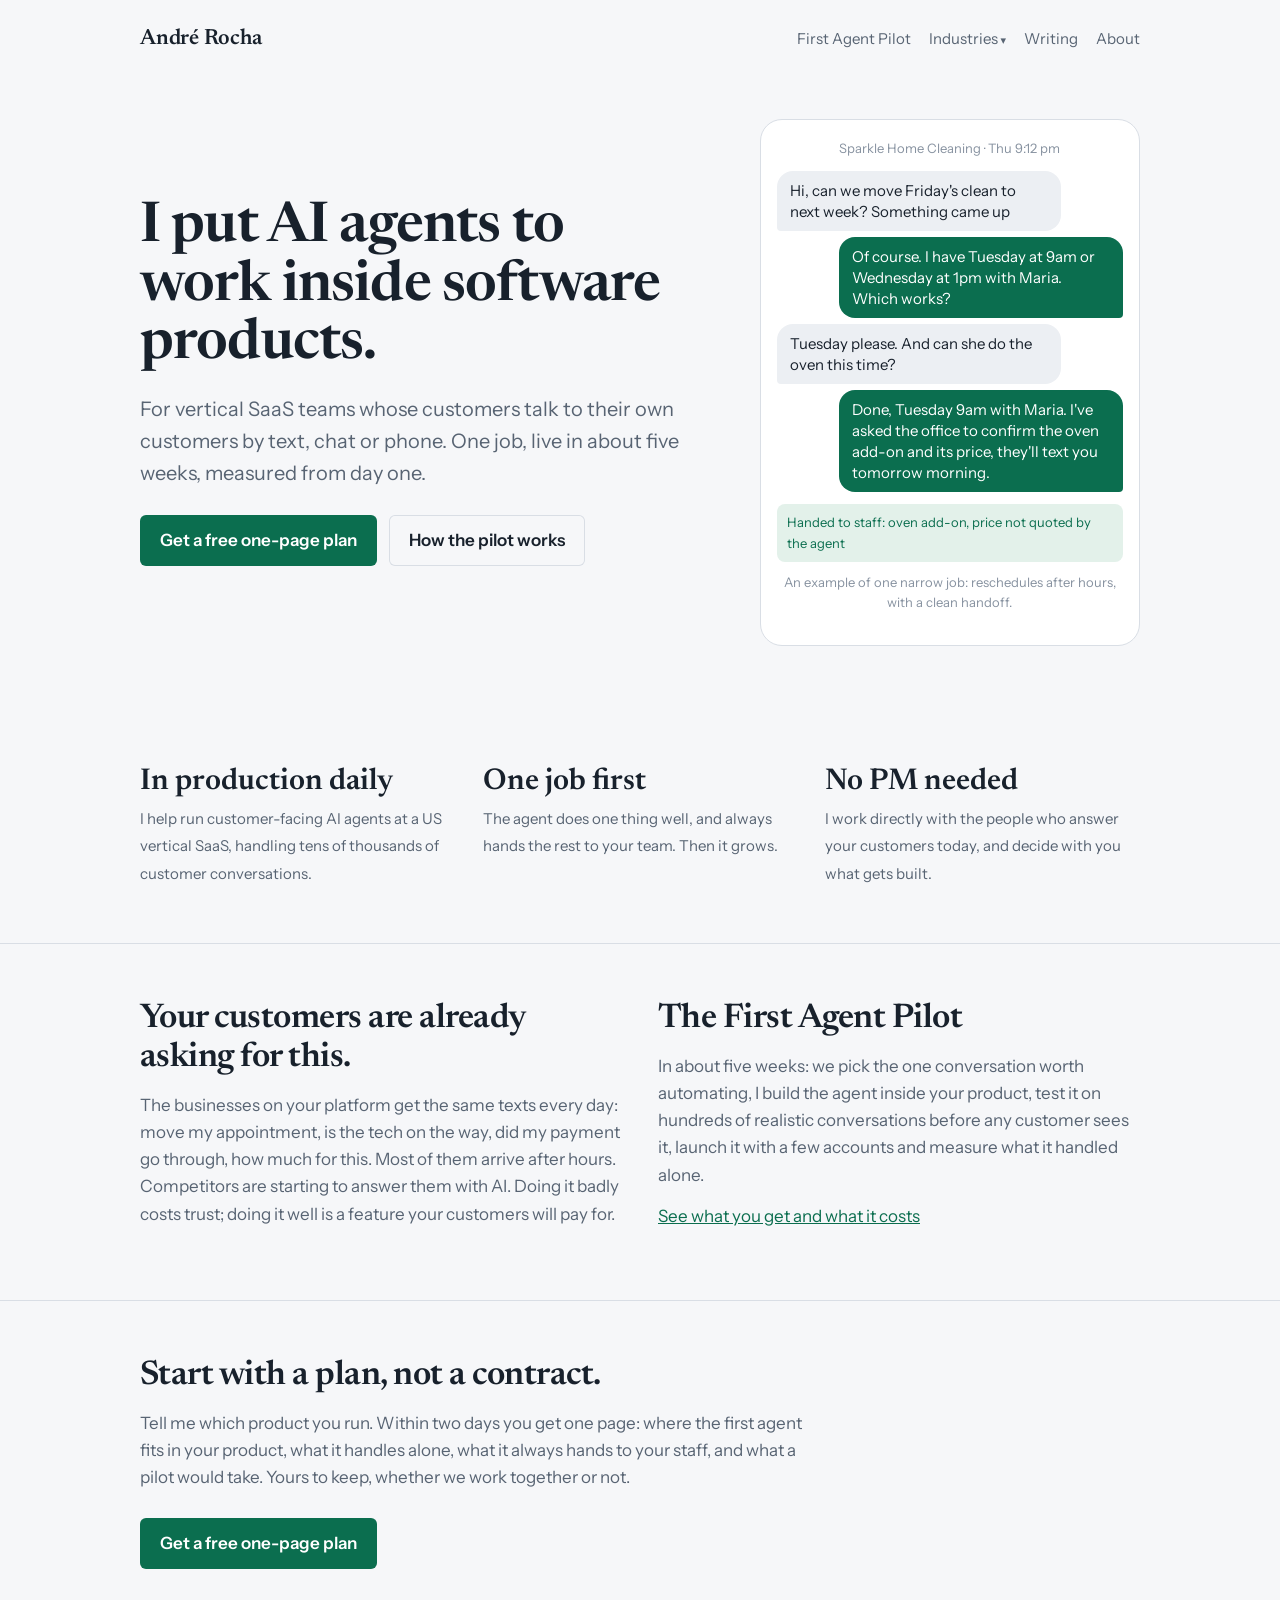
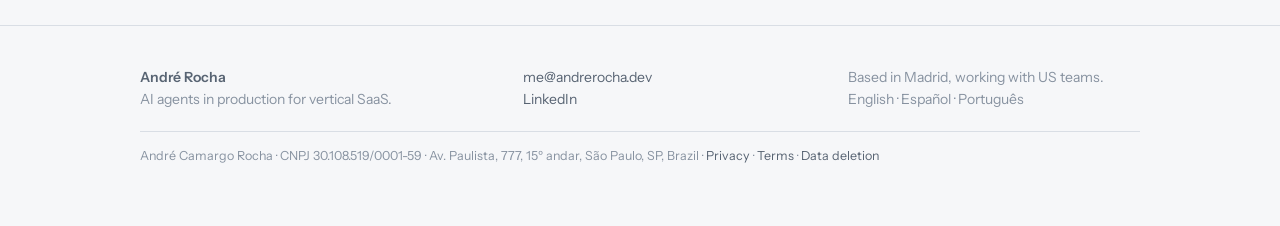
<file: index.html>
<!doctype html>
<html lang="en">
<head>
<meta charset="utf-8">
<meta name="viewport" content="width=device-width, initial-scale=1">
<title>André Rocha · AI agents inside software products</title>
<meta name="description" content="I build and launch the first customer-facing AI agent inside vertical SaaS products.">
<link rel="preconnect" href="https://fonts.googleapis.com">
<link rel="preconnect" href="https://fonts.gstatic.com" crossorigin>
<link href="https://fonts.googleapis.com/css2?family=Instrument+Sans:wght@400;600&family=Newsreader:opsz,wght@6..72,400;6..72,600&display=swap" rel="stylesheet">
<link rel="stylesheet" href="assets/site.css">
</head>
<body>
<header class="site"><div class="wrap">
  <a class="name" href="./">André Rocha</a>
  <nav class="site" aria-label="Main">
      <a href="pilot/">First Agent Pilot</a>
      <details class="menu">
        <summary>Industries</summary>
        <div class="menu-list">
          <a href="agents/cleaning/">Cleaning companies</a>
          <a href="agents/">All industries</a>
        </div>
      </details>
      <a href="writing/">Writing</a>
      <a href="about/">About</a>
  </nav>
</div></header>
<main>
<div class="wrap">
  <div class="hero">
    <div>
      <h1>I put AI agents to work inside software products.</h1>
      <p class="lede">For vertical SaaS teams whose customers talk to their own customers by text, chat or phone. One job, live in about five weeks, measured from day one.</p>
      <div class="actions">
        <a class="btn" href="mailto:me@andrerocha.dev?subject=One-page%20plan%20for%20our%20product">Get a free one-page plan</a>
        <a class="btn ghost" href="pilot/">How the pilot works</a>
      </div>
    </div>
    <div class="phone" aria-label="Example conversation">
      <div class="top">Sparkle Home Cleaning · Thu 9:12 pm</div>
      <div class="msg in">Hi, can we move Friday's clean to next week? Something came up</div>
      <div class="msg out">Of course. I have Tuesday at 9am or Wednesday at 1pm with Maria. Which works?</div>
      <div class="msg in">Tuesday please. And can she do the oven this time?</div>
      <div class="msg out">Done, Tuesday 9am with Maria. I've asked the office to confirm the oven add-on and its price, they'll text you tomorrow morning.</div>
      <div class="handoff">Handed to staff: oven add-on, price not quoted by the agent</div>
      <p class="caption">An example of one narrow job: reschedules after hours, with a clean handoff.</p>
    </div>
  </div>
</div>

<section><div class="wrap">
  <div class="facts">
    <div><b>In production daily</b><span>I help run customer-facing AI agents at a US vertical SaaS, handling tens of thousands of customer conversations.</span></div>
    <div><b>One job first</b><span>The agent does one thing well, and always hands the rest to your team. Then it grows.</span></div>
    <div><b>No PM needed</b><span>I work directly with the people who answer your customers today, and decide with you what gets built.</span></div>
  </div>
</div></section>

<section><div class="wrap two">
  <div>
    <h2>Your customers are already asking for this.</h2>
    <p class="muted" style="margin-top:14px">The businesses on your platform get the same texts every day: move my appointment, is the tech on the way, did my payment go through, how much for this. Most of them arrive after hours. Competitors are starting to answer them with AI. Doing it badly costs trust; doing it well is a feature your customers will pay for.</p>
  </div>
  <div>
    <h2>The First Agent Pilot</h2>
    <p class="muted" style="margin-top:14px">In about five weeks: we pick the one conversation worth automating, I build the agent inside your product, test it on hundreds of realistic conversations before any customer sees it, launch it with a few accounts and measure what it handled alone.</p>
    <p><a href="pilot/">See what you get and what it costs</a></p>
  </div>
</div></section>

<section><div class="wrap narrow">
  <h2>Start with a plan, not a contract.</h2>
  <p class="muted" style="margin-top:14px">Tell me which product you run. Within two days you get one page: where the first agent fits in your product, what it handles alone, what it always hands to your staff, and what a pilot would take. Yours to keep, whether we work together or not.</p>
  <div class="actions"><a class="btn" href="mailto:me@andrerocha.dev?subject=One-page%20plan%20for%20our%20product">Get a free one-page plan</a></div>
</div></section>

</main>
<footer class="site"><div class="wrap">
  <div class="foot-grid">
    <div><b>André Rocha</b><br>AI agents in production for vertical SaaS.</div>
    <div><a href="mailto:me@andrerocha.dev">me@andrerocha.dev</a><br><a href="https://linkedin.com/in/andrecgro">LinkedIn</a></div>
    <div>Based in Madrid, working with US teams.<br>English · Español · Português</div>
  </div>
  <div class="legal">André Camargo Rocha · CNPJ 30.108.519/0001-59 · Av. Paulista, 777, 15º andar, São Paulo, SP, Brazil · <a href="privacy/">Privacy</a> · <a href="terms/">Terms</a> · <a href="data-deletion/">Data deletion</a></div>
</div></footer>
<!-- Cloudflare Web Analytics --><script type='module' src='https://static.cloudflareinsights.com/beacon.min.js' data-cf-beacon='{"token": "aa66e64a8d384680bc3206654fdec401"}'></script><!-- End Cloudflare Web Analytics -->
</body>
</html>
</file>
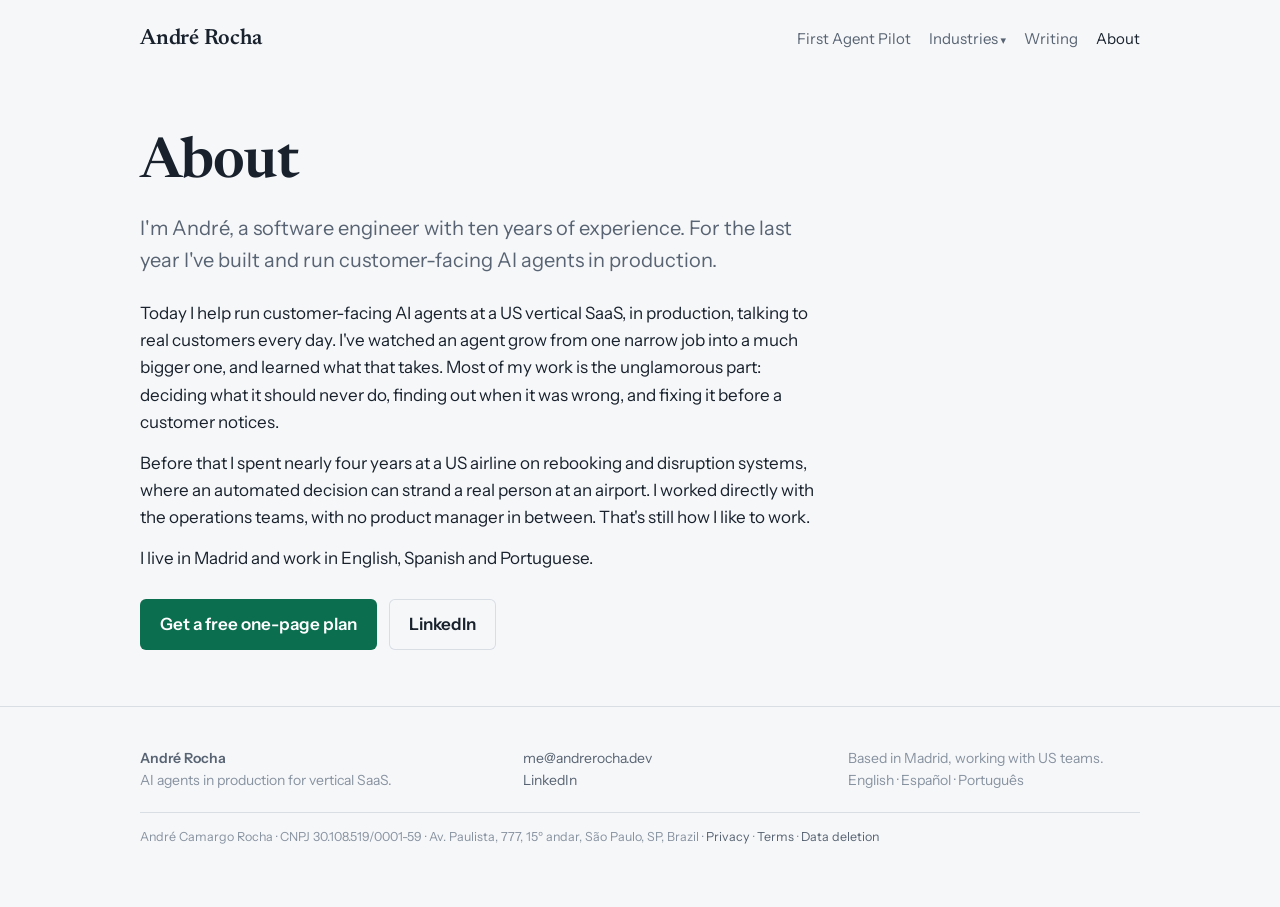
<file: about/index.html>
<!doctype html>
<html lang="en">
<head>
<meta charset="utf-8">
<meta name="viewport" content="width=device-width, initial-scale=1">
<title>About · André Rocha</title>
<meta name="description" content="Software engineer building customer-facing AI agents.">
<link rel="preconnect" href="https://fonts.googleapis.com">
<link rel="preconnect" href="https://fonts.gstatic.com" crossorigin>
<link href="https://fonts.googleapis.com/css2?family=Instrument+Sans:wght@400;600&family=Newsreader:opsz,wght@6..72,400;6..72,600&display=swap" rel="stylesheet">
<link rel="stylesheet" href="../assets/site.css">
</head>
<body>
<header class="site"><div class="wrap">
  <a class="name" href="../">André Rocha</a>
  <nav class="site" aria-label="Main">
      <a href="../pilot/">First Agent Pilot</a>
      <details class="menu">
        <summary>Industries</summary>
        <div class="menu-list">
          <a href="../agents/cleaning/">Cleaning companies</a>
          <a href="../agents/">All industries</a>
        </div>
      </details>
      <a href="../writing/">Writing</a>
      <a href="../about/" aria-current="page">About</a>
  </nav>
</div></header>
<main>
<section><div class="wrap narrow">
  <h1>About</h1>
  <p class="lede">I'm André, a software engineer with ten years of experience. For the last year I've built and run customer-facing AI agents in production.</p>
  <p style="margin-top:24px">Today I help run customer-facing AI agents at a US vertical SaaS, in production, talking to real customers every day. I've watched an agent grow from one narrow job into a much bigger one, and learned what that takes. Most of my work is the unglamorous part: deciding what it should never do, finding out when it was wrong, and fixing it before a customer notices.</p>
  <p>Before that I spent nearly four years at a US airline on rebooking and disruption systems, where an automated decision can strand a real person at an airport. I worked directly with the operations teams, with no product manager in between. That's still how I like to work.</p>
  <p>I live in Madrid and work in English, Spanish and Portuguese.</p>
  <div class="actions"><a class="btn" href="mailto:me@andrerocha.dev?subject=One-page%20plan%20for%20our%20product">Get a free one-page plan</a><a class="btn ghost" href="https://linkedin.com/in/andrecgro">LinkedIn</a></div>
</div></section>

</main>
<footer class="site"><div class="wrap">
  <div class="foot-grid">
    <div><b>André Rocha</b><br>AI agents in production for vertical SaaS.</div>
    <div><a href="mailto:me@andrerocha.dev">me@andrerocha.dev</a><br><a href="https://linkedin.com/in/andrecgro">LinkedIn</a></div>
    <div>Based in Madrid, working with US teams.<br>English · Español · Português</div>
  </div>
  <div class="legal">André Camargo Rocha · CNPJ 30.108.519/0001-59 · Av. Paulista, 777, 15º andar, São Paulo, SP, Brazil · <a href="../privacy/">Privacy</a> · <a href="../terms/">Terms</a> · <a href="../data-deletion/">Data deletion</a></div>
</div></footer>
<!-- Cloudflare Web Analytics --><script type='module' src='https://static.cloudflareinsights.com/beacon.min.js' data-cf-beacon='{"token": "aa66e64a8d384680bc3206654fdec401"}'></script><!-- End Cloudflare Web Analytics -->
</body>
</html>
</file>
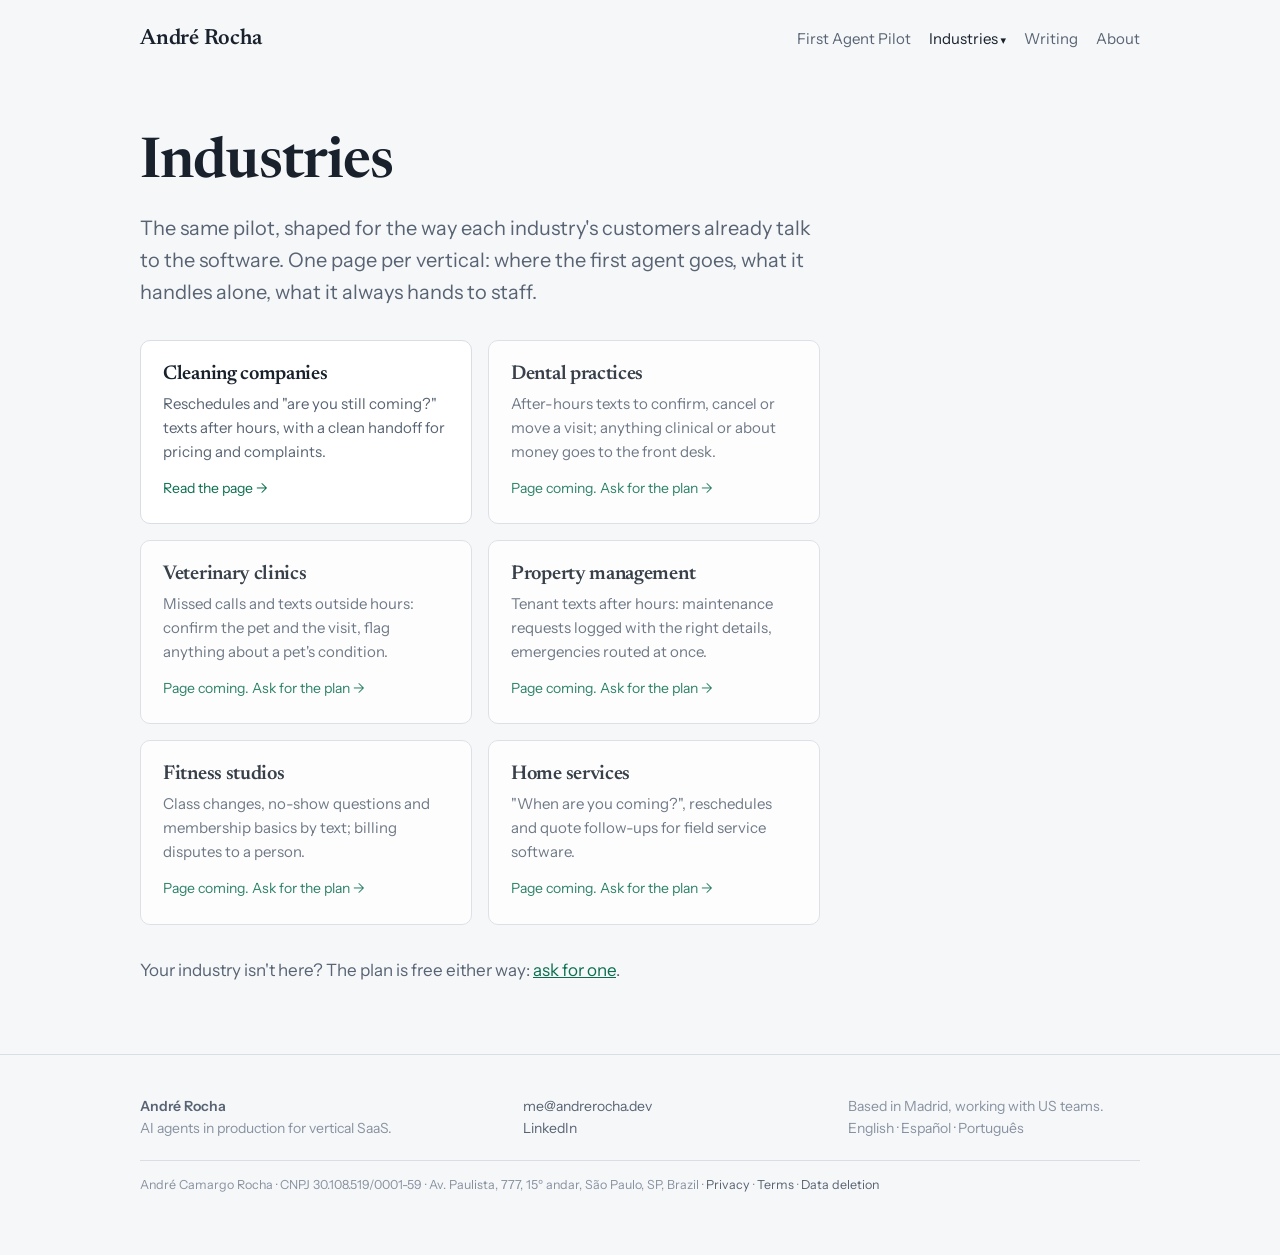
<file: agents/index.html>
<!doctype html>
<html lang="en">
<head>
<meta charset="utf-8">
<meta name="viewport" content="width=device-width, initial-scale=1">
<title>Industries · André Rocha</title>
<meta name="description" content="Where a first customer-facing AI agent goes in vertical software, industry by industry.">
<link rel="preconnect" href="https://fonts.googleapis.com">
<link rel="preconnect" href="https://fonts.gstatic.com" crossorigin>
<link href="https://fonts.googleapis.com/css2?family=Instrument+Sans:wght@400;600&family=Newsreader:opsz,wght@6..72,400;6..72,600&display=swap" rel="stylesheet">
<link rel="stylesheet" href="../assets/site.css">
</head>
<body>
<header class="site"><div class="wrap">
  <a class="name" href="../">André Rocha</a>
  <nav class="site" aria-label="Main">
      <a href="../pilot/">First Agent Pilot</a>
      <details class="menu">
        <summary aria-current="page">Industries</summary>
        <div class="menu-list">
          <a href="../agents/cleaning/">Cleaning companies</a>
          <a href="../agents/">All industries</a>
        </div>
      </details>
      <a href="../writing/">Writing</a>
      <a href="../about/">About</a>
  </nav>
</div></header>
<main>
<section><div class="wrap narrow">
  <h1>Industries</h1>
  <p class="lede">The same pilot, shaped for the way each industry's customers already talk to the software. One page per vertical: where the first agent goes, what it handles alone, what it always hands to staff.</p>
  <div class="cards" style="margin-top:32px">
    <a class="card link" href="cleaning/"><h2>Cleaning companies</h2><p>Reschedules and "are you still coming?" texts after hours, with a clean handoff for pricing and complaints.</p><span class="more">Read the page →</span></a>
    <div class="card soon"><h2>Dental practices</h2><p>After-hours texts to confirm, cancel or move a visit; anything clinical or about money goes to the front desk.</p><span class="more">Page coming. Ask for the plan →</span></div>
    <div class="card soon"><h2>Veterinary clinics</h2><p>Missed calls and texts outside hours: confirm the pet and the visit, flag anything about a pet's condition.</p><span class="more">Page coming. Ask for the plan →</span></div>
    <div class="card soon"><h2>Property management</h2><p>Tenant texts after hours: maintenance requests logged with the right details, emergencies routed at once.</p><span class="more">Page coming. Ask for the plan →</span></div>
    <div class="card soon"><h2>Fitness studios</h2><p>Class changes, no-show questions and membership basics by text; billing disputes to a person.</p><span class="more">Page coming. Ask for the plan →</span></div>
    <div class="card soon"><h2>Home services</h2><p>"When are you coming?", reschedules and quote follow-ups for field service software.</p><span class="more">Page coming. Ask for the plan →</span></div>
  </div>
  <p style="margin-top:32px" class="muted">Your industry isn't here? The plan is free either way: <a href="mailto:me@andrerocha.dev?subject=One-page%20plan%20for%20our%20product">ask for one</a>.</p>
</div></section>
</main>
<footer class="site"><div class="wrap">
  <div class="foot-grid">
    <div><b>André Rocha</b><br>AI agents in production for vertical SaaS.</div>
    <div><a href="mailto:me@andrerocha.dev">me@andrerocha.dev</a><br><a href="https://linkedin.com/in/andrecgro">LinkedIn</a></div>
    <div>Based in Madrid, working with US teams.<br>English · Español · Português</div>
  </div>
  <div class="legal">André Camargo Rocha · CNPJ 30.108.519/0001-59 · Av. Paulista, 777, 15º andar, São Paulo, SP, Brazil · <a href="../privacy/">Privacy</a> · <a href="../terms/">Terms</a> · <a href="../data-deletion/">Data deletion</a></div>
</div></footer>
<!-- Cloudflare Web Analytics --><script type='module' src='https://static.cloudflareinsights.com/beacon.min.js' data-cf-beacon='{"token": "aa66e64a8d384680bc3206654fdec401"}'></script><!-- End Cloudflare Web Analytics -->
</body>
</html>
</file>
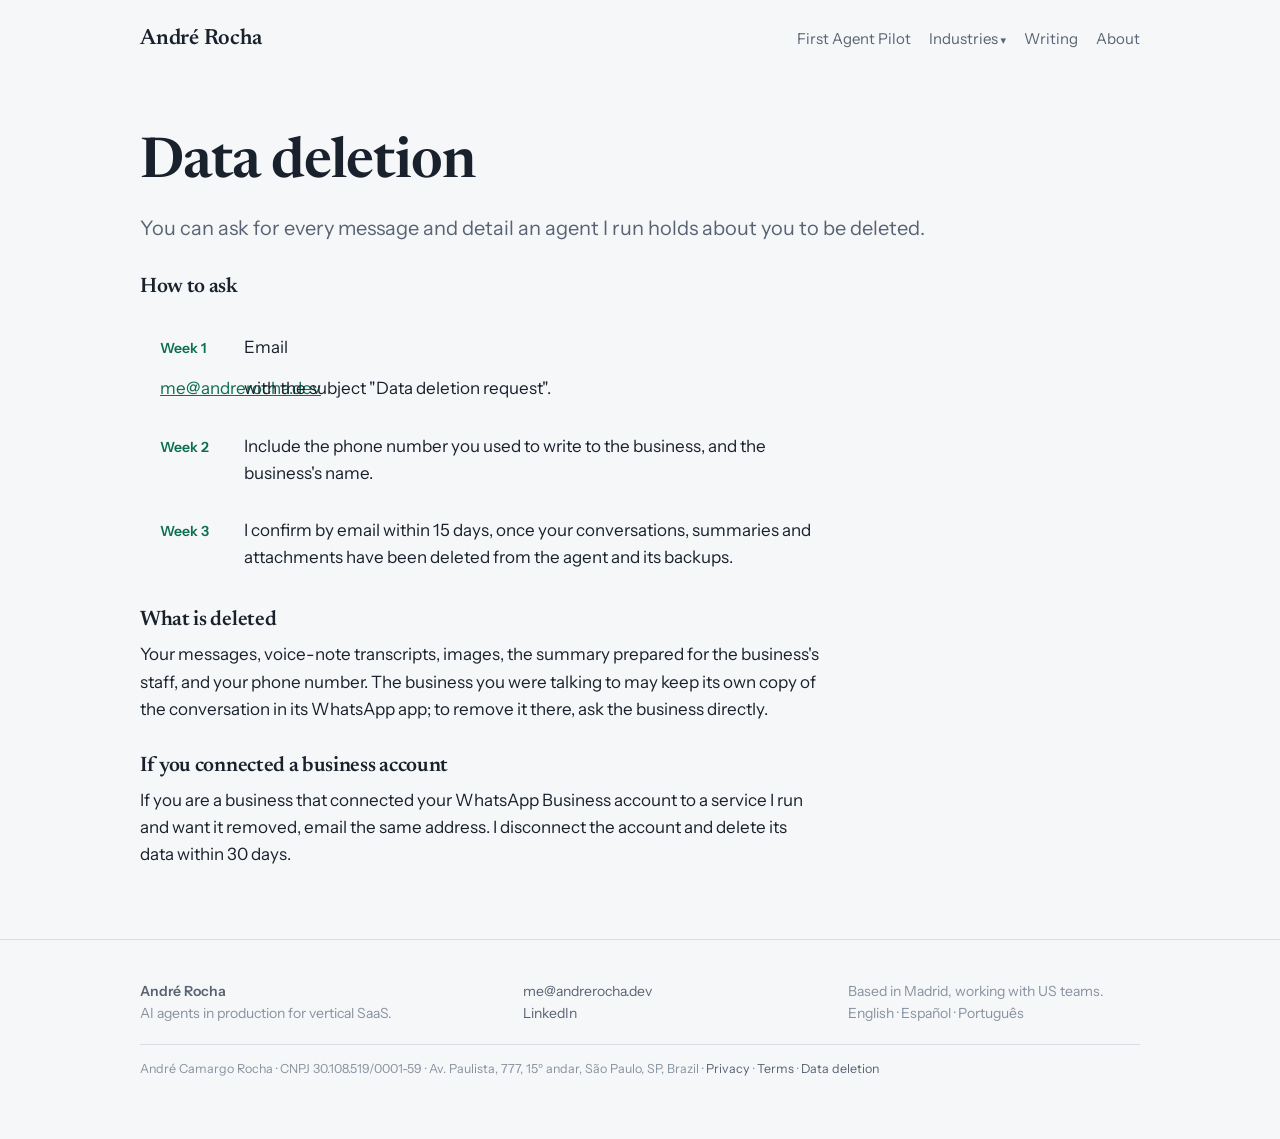
<file: data-deletion/index.html>
<!doctype html>
<html lang="en">
<head>
<meta charset="utf-8">
<meta name="viewport" content="width=device-width, initial-scale=1">
<title>Data deletion · André Rocha</title>
<meta name="description" content="How to ask for your data to be deleted from an AI agent run by André Camargo Rocha.">
<link rel="preconnect" href="https://fonts.googleapis.com">
<link rel="preconnect" href="https://fonts.gstatic.com" crossorigin>
<link href="https://fonts.googleapis.com/css2?family=Instrument+Sans:wght@400;600&family=Newsreader:opsz,wght@6..72,400;6..72,600&display=swap" rel="stylesheet">
<link rel="stylesheet" href="../assets/site.css">
</head>
<body>
<header class="site"><div class="wrap">
  <a class="name" href="../">André Rocha</a>
  <nav class="site" aria-label="Main">
      <a href="../pilot/">First Agent Pilot</a>
      <details class="menu">
        <summary>Industries</summary>
        <div class="menu-list">
          <a href="../agents/cleaning/">Cleaning companies</a>
          <a href="../agents/">All industries</a>
        </div>
      </details>
      <a href="../writing/">Writing</a>
      <a href="../about/">About</a>
  </nav>
</div></header>
<main>
<section><div class="wrap narrow prose">
  <h1>Data deletion</h1>
  <p class="lede">You can ask for every message and detail an agent I run holds about you to be deleted.</p>

  <h2>How to ask</h2>
  <ol class="clean steps">
    <li>Email <a href="mailto:me@andrerocha.dev?subject=Data%20deletion%20request">me@andrerocha.dev</a> with the subject "Data deletion request".</li>
    <li>Include the phone number you used to write to the business, and the business's name.</li>
    <li>I confirm by email within 15 days, once your conversations, summaries and attachments have been deleted from the agent and its backups.</li>
  </ol>

  <h2>What is deleted</h2>
  <p>Your messages, voice-note transcripts, images, the summary prepared for the business's staff, and your phone number. The business you were talking to may keep its own copy of the conversation in its WhatsApp app; to remove it there, ask the business directly.</p>

  <h2>If you connected a business account</h2>
  <p>If you are a business that connected your WhatsApp Business account to a service I run and want it removed, email the same address. I disconnect the account and delete its data within 30 days.</p>
</div></section>
</main>
<footer class="site"><div class="wrap">
  <div class="foot-grid">
    <div><b>André Rocha</b><br>AI agents in production for vertical SaaS.</div>
    <div><a href="mailto:me@andrerocha.dev">me@andrerocha.dev</a><br><a href="https://linkedin.com/in/andrecgro">LinkedIn</a></div>
    <div>Based in Madrid, working with US teams.<br>English · Español · Português</div>
  </div>
  <div class="legal">André Camargo Rocha · CNPJ 30.108.519/0001-59 · Av. Paulista, 777, 15º andar, São Paulo, SP, Brazil · <a href="../privacy/">Privacy</a> · <a href="../terms/">Terms</a> · <a href="../data-deletion/">Data deletion</a></div>
</div></footer>
<!-- Cloudflare Web Analytics --><script type='module' src='https://static.cloudflareinsights.com/beacon.min.js' data-cf-beacon='{"token": "aa66e64a8d384680bc3206654fdec401"}'></script><!-- End Cloudflare Web Analytics -->
</body>
</html>
</file>
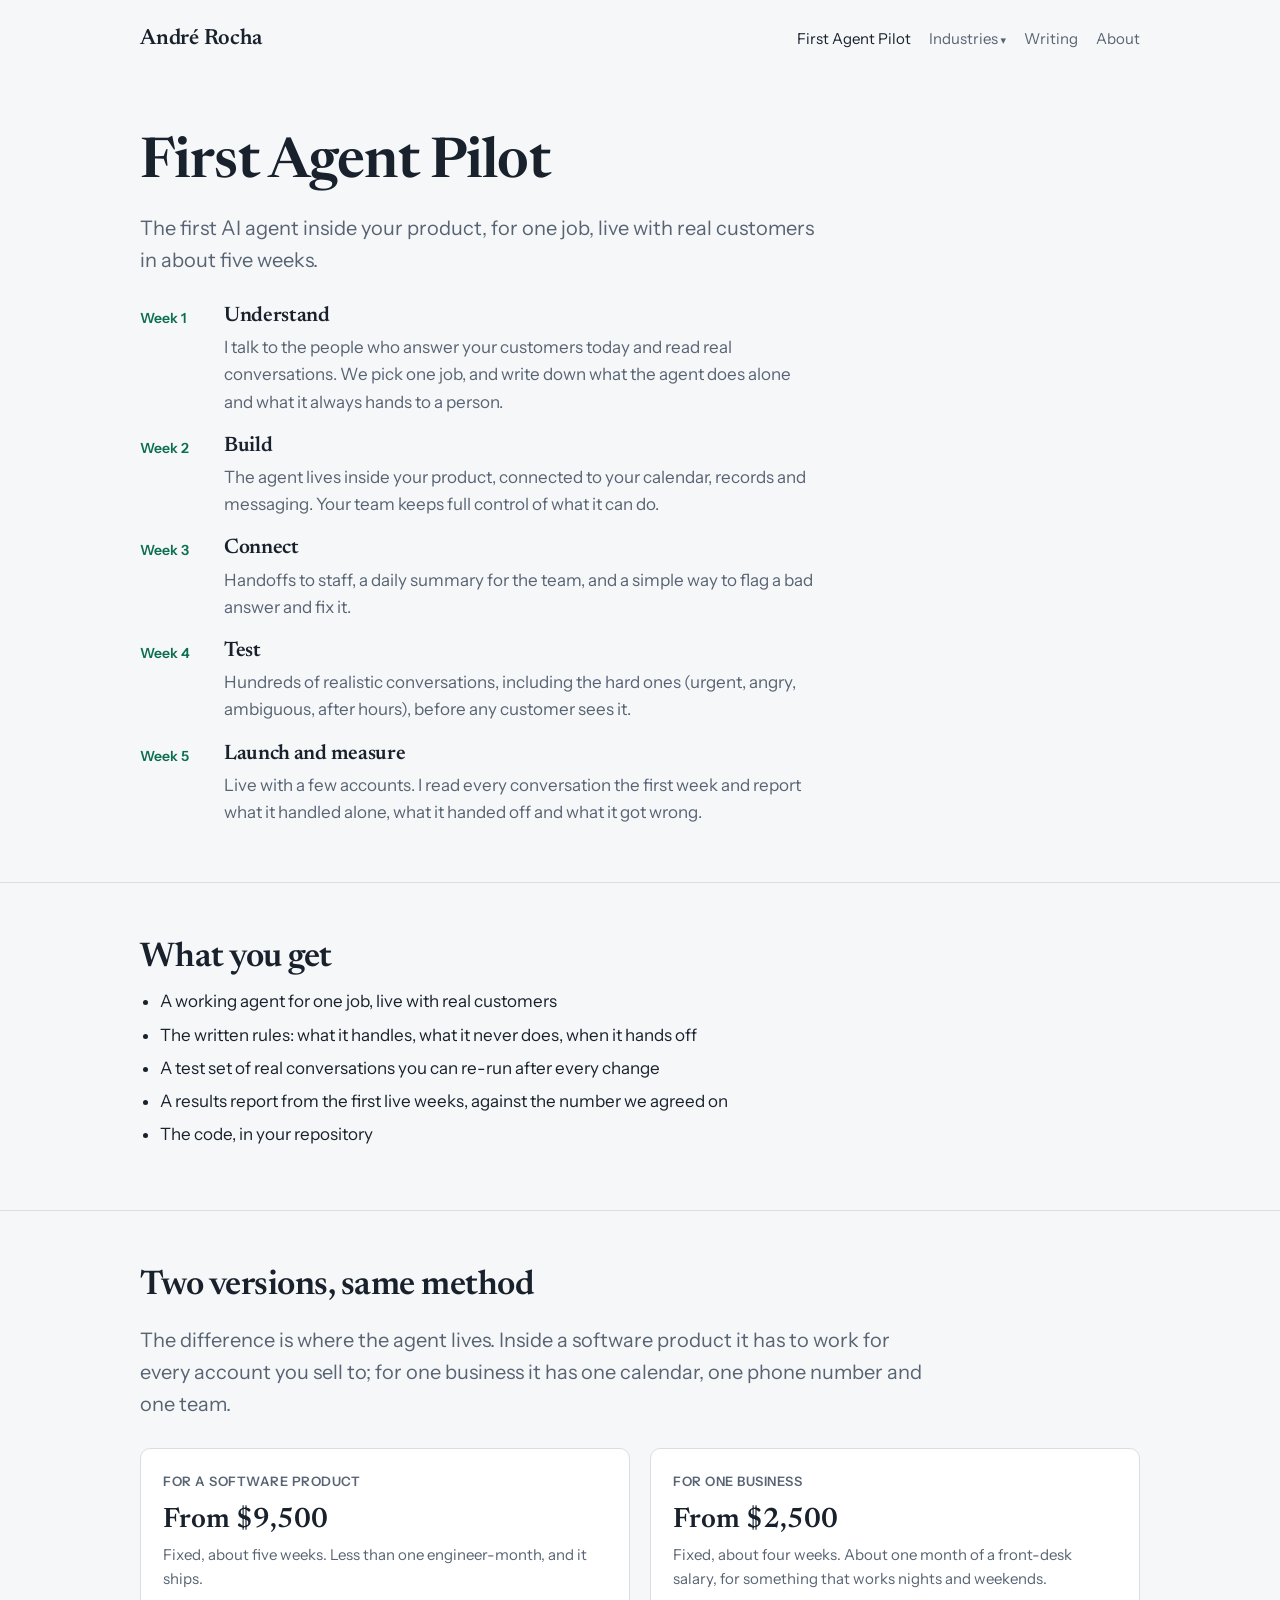
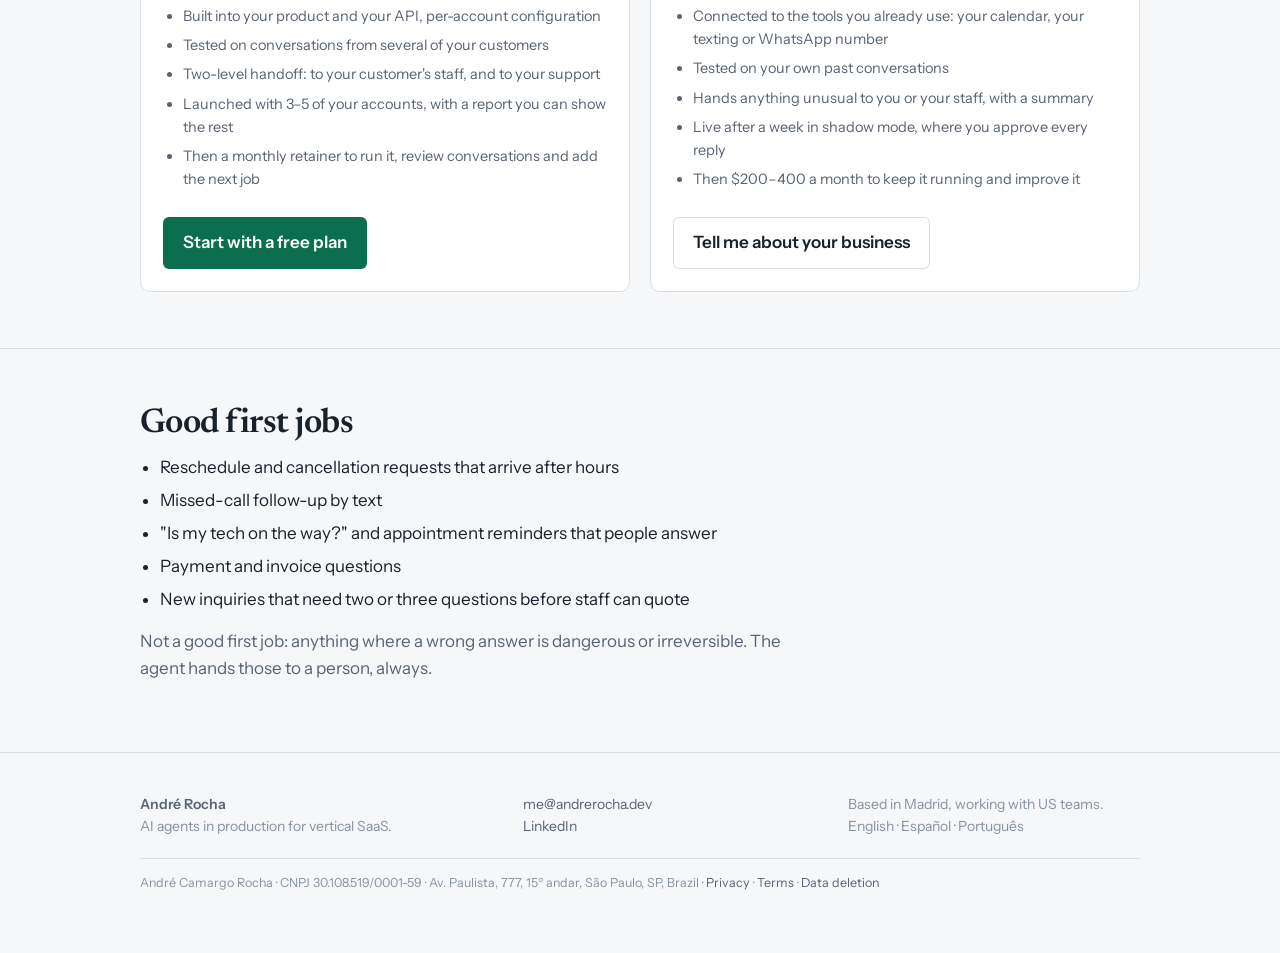
<file: pilot/index.html>
<!doctype html>
<html lang="en">
<head>
<meta charset="utf-8">
<meta name="viewport" content="width=device-width, initial-scale=1">
<title>First Agent Pilot · André Rocha</title>
<meta name="description" content="The first AI agent inside your product, for one job, live in about five weeks.">
<link rel="preconnect" href="https://fonts.googleapis.com">
<link rel="preconnect" href="https://fonts.gstatic.com" crossorigin>
<link href="https://fonts.googleapis.com/css2?family=Instrument+Sans:wght@400;600&family=Newsreader:opsz,wght@6..72,400;6..72,600&display=swap" rel="stylesheet">
<link rel="stylesheet" href="../assets/site.css">
</head>
<body>
<header class="site"><div class="wrap">
  <a class="name" href="../">André Rocha</a>
  <nav class="site" aria-label="Main">
      <a href="../pilot/" aria-current="page">First Agent Pilot</a>
      <details class="menu">
        <summary>Industries</summary>
        <div class="menu-list">
          <a href="../agents/cleaning/">Cleaning companies</a>
          <a href="../agents/">All industries</a>
        </div>
      </details>
      <a href="../writing/">Writing</a>
      <a href="../about/">About</a>
  </nav>
</div></header>
<main>
<section><div class="wrap narrow">
  <h1>First Agent Pilot</h1>
  <p class="lede">The first AI agent inside your product, for one job, live with real customers in about five weeks.</p>
  <ol class="steps">
    <li><div><h3>Understand</h3><p>I talk to the people who answer your customers today and read real conversations. We pick one job, and write down what the agent does alone and what it always hands to a person.</p></div></li>
    <li><div><h3>Build</h3><p>The agent lives inside your product, connected to your calendar, records and messaging. Your team keeps full control of what it can do.</p></div></li>
    <li><div><h3>Connect</h3><p>Handoffs to staff, a daily summary for the team, and a simple way to flag a bad answer and fix it.</p></div></li>
    <li><div><h3>Test</h3><p>Hundreds of realistic conversations, including the hard ones (urgent, angry, ambiguous, after hours), before any customer sees it.</p></div></li>
    <li><div><h3>Launch and measure</h3><p>Live with a few accounts. I read every conversation the first week and report what it handled alone, what it handed off and what it got wrong.</p></div></li>
  </ol>
</div></section>

<section><div class="wrap narrow">
  <h2>What you get</h2>
  <ul class="clean">
    <li>A working agent for one job, live with real customers</li>
    <li>The written rules: what it handles, what it never does, when it hands off</li>
    <li>A test set of real conversations you can re-run after every change</li>
    <li>A results report from the first live weeks, against the number we agreed on</li>
    <li>The code, in your repository</li>
  </ul>
</div></section>

<section><div class="wrap">
  <h2>Two versions, same method</h2>
  <p class="lede" style="max-width:40em">The difference is where the agent lives. Inside a software product it has to work for every account you sell to; for one business it has one calendar, one phone number and one team.</p>
  <div class="tiers">
    <div class="card">
      <div class="tier-name">For a software product</div>
      <div class="price">From $9,500</div>
      <p class="muted">Fixed, about five weeks. Less than one engineer-month, and it ships.</p>
      <ul class="clean small">
        <li>Built into your product and your API, per-account configuration</li>
        <li>Tested on conversations from several of your customers</li>
        <li>Two-level handoff: to your customer's staff, and to your support</li>
        <li>Launched with 3–5 of your accounts, with a report you can show the rest</li>
        <li>Then a monthly retainer to run it, review conversations and add the next job</li>
      </ul>
      <div class="actions"><a class="btn" href="mailto:me@andrerocha.dev?subject=One-page%20plan%20for%20our%20product">Start with a free plan</a></div>
    </div>
    <div class="card">
      <div class="tier-name">For one business</div>
      <div class="price">From $2,500</div>
      <p class="muted">Fixed, about four weeks. About one month of a front-desk salary, for something that works nights and weekends.</p>
      <ul class="clean small">
        <li>Connected to the tools you already use: your calendar, your texting or WhatsApp number</li>
        <li>Tested on your own past conversations</li>
        <li>Hands anything unusual to you or your staff, with a summary</li>
        <li>Live after a week in shadow mode, where you approve every reply</li>
        <li>Then $200–400 a month to keep it running and improve it</li>
      </ul>
      <div class="actions"><a class="btn ghost" href="mailto:me@andrerocha.dev?subject=First%20agent%20for%20my%20business">Tell me about your business</a></div>
    </div>
  </div>
</div></section>

<section><div class="wrap narrow">
  <h2>Good first jobs</h2>
  <ul class="clean">
    <li>Reschedule and cancellation requests that arrive after hours</li>
    <li>Missed-call follow-up by text</li>
    <li>"Is my tech on the way?" and appointment reminders that people answer</li>
    <li>Payment and invoice questions</li>
    <li>New inquiries that need two or three questions before staff can quote</li>
  </ul>
  <p class="muted" style="margin-top:14px">Not a good first job: anything where a wrong answer is dangerous or irreversible. The agent hands those to a person, always.</p>
</div></section>

</main>
<footer class="site"><div class="wrap">
  <div class="foot-grid">
    <div><b>André Rocha</b><br>AI agents in production for vertical SaaS.</div>
    <div><a href="mailto:me@andrerocha.dev">me@andrerocha.dev</a><br><a href="https://linkedin.com/in/andrecgro">LinkedIn</a></div>
    <div>Based in Madrid, working with US teams.<br>English · Español · Português</div>
  </div>
  <div class="legal">André Camargo Rocha · CNPJ 30.108.519/0001-59 · Av. Paulista, 777, 15º andar, São Paulo, SP, Brazil · <a href="../privacy/">Privacy</a> · <a href="../terms/">Terms</a> · <a href="../data-deletion/">Data deletion</a></div>
</div></footer>
<!-- Cloudflare Web Analytics --><script type='module' src='https://static.cloudflareinsights.com/beacon.min.js' data-cf-beacon='{"token": "aa66e64a8d384680bc3206654fdec401"}'></script><!-- End Cloudflare Web Analytics -->
</body>
</html>
</file>
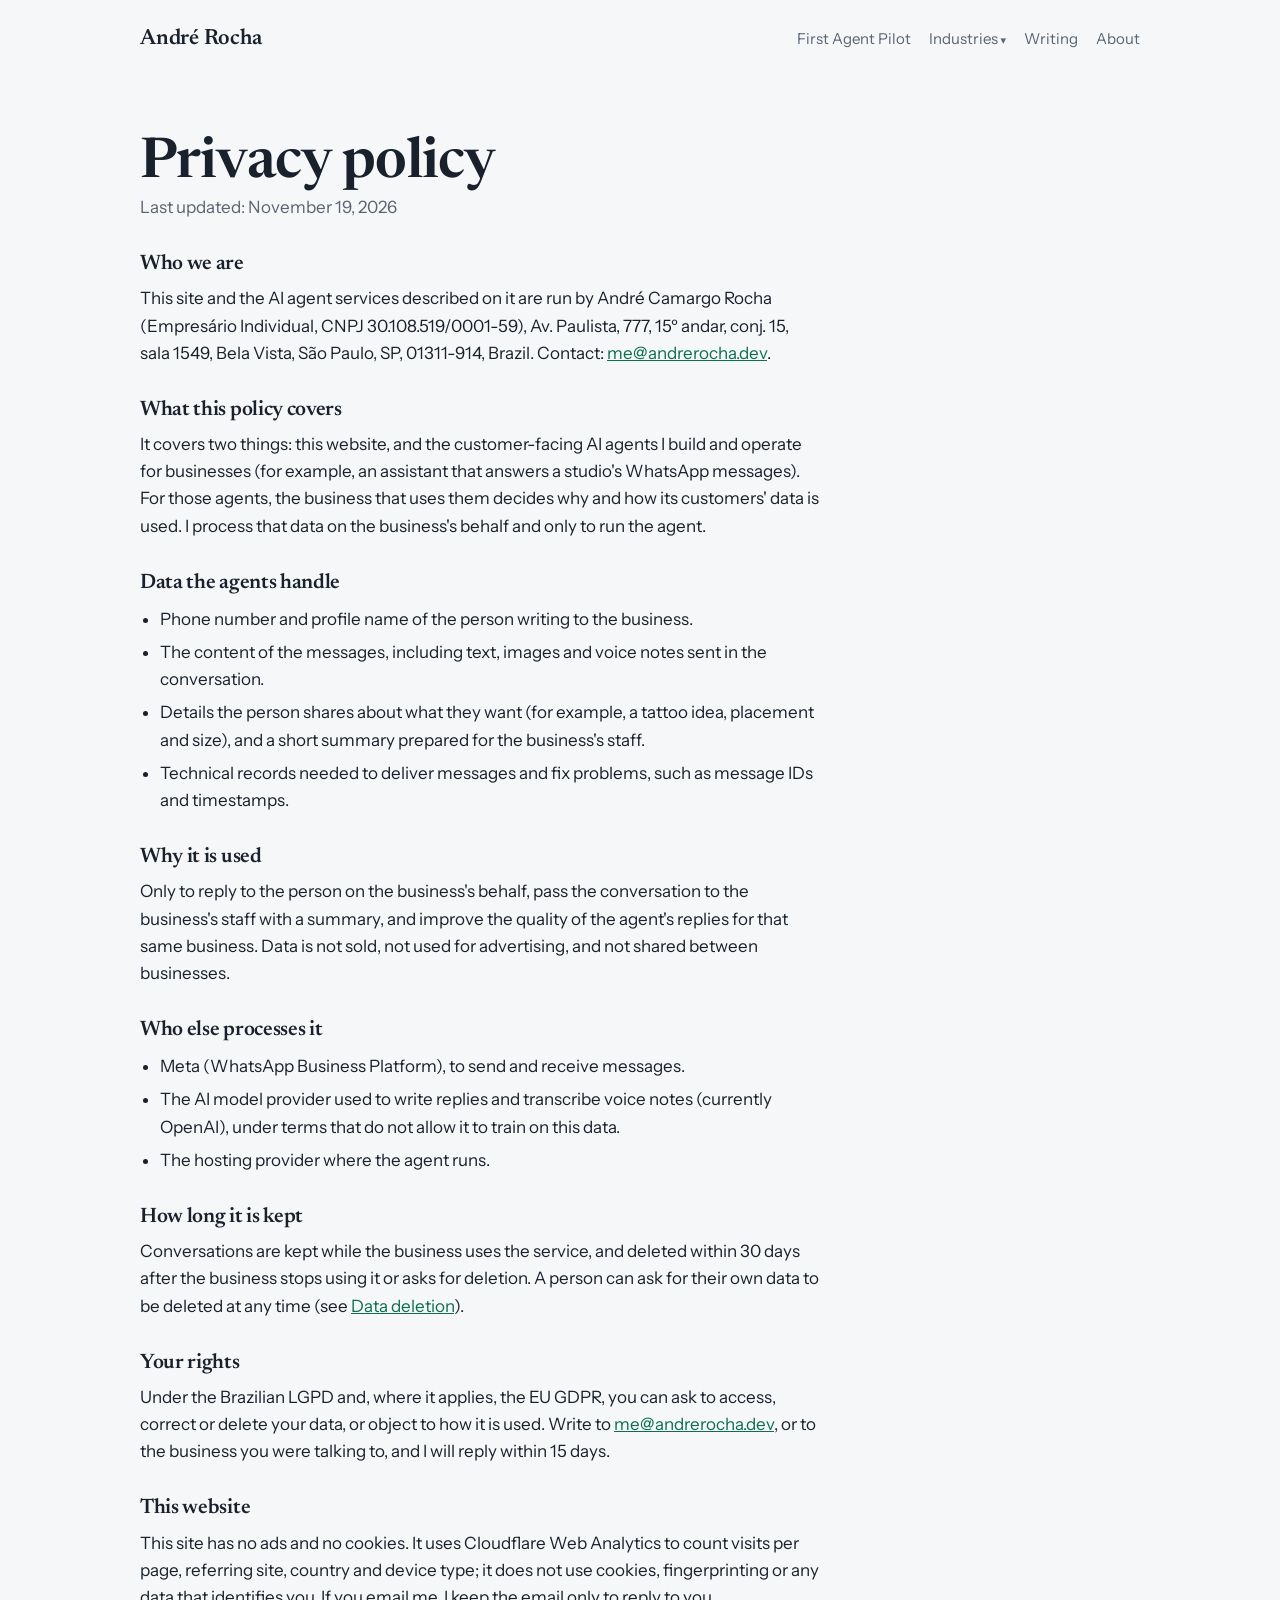
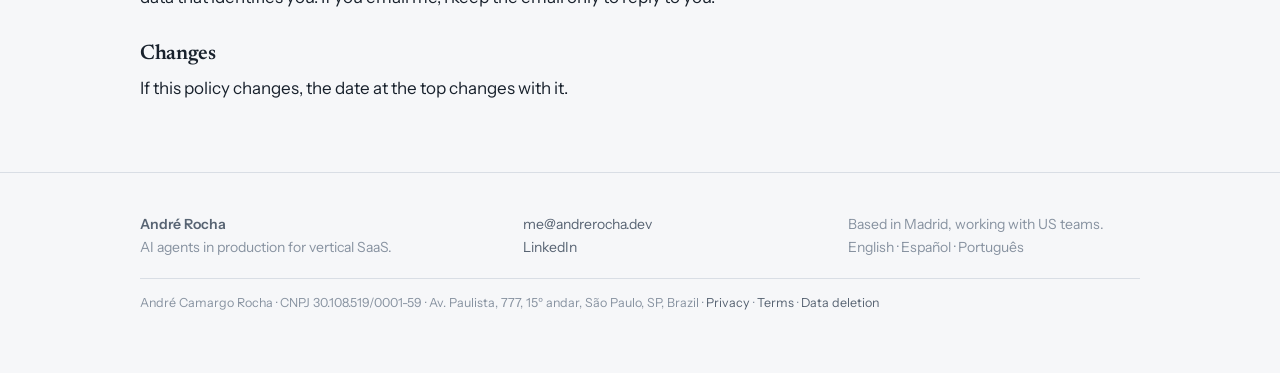
<file: privacy/index.html>
<!doctype html>
<html lang="en">
<head>
<meta charset="utf-8">
<meta name="viewport" content="width=device-width, initial-scale=1">
<title>Privacy policy · André Rocha</title>
<meta name="description" content="How André Camargo Rocha handles personal data in the AI agents he builds and runs.">
<link rel="preconnect" href="https://fonts.googleapis.com">
<link rel="preconnect" href="https://fonts.gstatic.com" crossorigin>
<link href="https://fonts.googleapis.com/css2?family=Instrument+Sans:wght@400;600&family=Newsreader:opsz,wght@6..72,400;6..72,600&display=swap" rel="stylesheet">
<link rel="stylesheet" href="../assets/site.css">
</head>
<body>
<header class="site"><div class="wrap">
  <a class="name" href="../">André Rocha</a>
  <nav class="site" aria-label="Main">
      <a href="../pilot/">First Agent Pilot</a>
      <details class="menu">
        <summary>Industries</summary>
        <div class="menu-list">
          <a href="../agents/cleaning/">Cleaning companies</a>
          <a href="../agents/">All industries</a>
        </div>
      </details>
      <a href="../writing/">Writing</a>
      <a href="../about/">About</a>
  </nav>
</div></header>
<main>
<section><div class="wrap narrow prose">
  <h1>Privacy policy</h1>
  <p class="muted">Last updated: November 19, 2026</p>

  <h2>Who we are</h2>
  <p>This site and the AI agent services described on it are run by André Camargo Rocha (Empresário Individual, CNPJ 30.108.519/0001-59), Av. Paulista, 777, 15º andar, conj. 15, sala 1549, Bela Vista, São Paulo, SP, 01311-914, Brazil. Contact: <a href="mailto:me@andrerocha.dev">me@andrerocha.dev</a>.</p>

  <h2>What this policy covers</h2>
  <p>It covers two things: this website, and the customer-facing AI agents I build and operate for businesses (for example, an assistant that answers a studio's WhatsApp messages). For those agents, the business that uses them decides why and how its customers' data is used. I process that data on the business's behalf and only to run the agent.</p>

  <h2>Data the agents handle</h2>
  <ul class="clean">
    <li>Phone number and profile name of the person writing to the business.</li>
    <li>The content of the messages, including text, images and voice notes sent in the conversation.</li>
    <li>Details the person shares about what they want (for example, a tattoo idea, placement and size), and a short summary prepared for the business's staff.</li>
    <li>Technical records needed to deliver messages and fix problems, such as message IDs and timestamps.</li>
  </ul>

  <h2>Why it is used</h2>
  <p>Only to reply to the person on the business's behalf, pass the conversation to the business's staff with a summary, and improve the quality of the agent's replies for that same business. Data is not sold, not used for advertising, and not shared between businesses.</p>

  <h2>Who else processes it</h2>
  <ul class="clean">
    <li>Meta (WhatsApp Business Platform), to send and receive messages.</li>
    <li>The AI model provider used to write replies and transcribe voice notes (currently OpenAI), under terms that do not allow it to train on this data.</li>
    <li>The hosting provider where the agent runs.</li>
  </ul>

  <h2>How long it is kept</h2>
  <p>Conversations are kept while the business uses the service, and deleted within 30 days after the business stops using it or asks for deletion. A person can ask for their own data to be deleted at any time (see <a href="../data-deletion/">Data deletion</a>).</p>

  <h2>Your rights</h2>
  <p>Under the Brazilian LGPD and, where it applies, the EU GDPR, you can ask to access, correct or delete your data, or object to how it is used. Write to <a href="mailto:me@andrerocha.dev">me@andrerocha.dev</a>, or to the business you were talking to, and I will reply within 15 days.</p>

  <h2>This website</h2>
  <p>This site has no ads and no cookies. It uses Cloudflare Web Analytics to count visits per page, referring site, country and device type; it does not use cookies, fingerprinting or any data that identifies you. If you email me, I keep the email only to reply to you.</p>

  <h2>Changes</h2>
  <p>If this policy changes, the date at the top changes with it.</p>
</div></section>
</main>
<footer class="site"><div class="wrap">
  <div class="foot-grid">
    <div><b>André Rocha</b><br>AI agents in production for vertical SaaS.</div>
    <div><a href="mailto:me@andrerocha.dev">me@andrerocha.dev</a><br><a href="https://linkedin.com/in/andrecgro">LinkedIn</a></div>
    <div>Based in Madrid, working with US teams.<br>English · Español · Português</div>
  </div>
  <div class="legal">André Camargo Rocha · CNPJ 30.108.519/0001-59 · Av. Paulista, 777, 15º andar, São Paulo, SP, Brazil · <a href="../privacy/">Privacy</a> · <a href="../terms/">Terms</a> · <a href="../data-deletion/">Data deletion</a></div>
</div></footer>
<!-- Cloudflare Web Analytics --><script type='module' src='https://static.cloudflareinsights.com/beacon.min.js' data-cf-beacon='{"token": "aa66e64a8d384680bc3206654fdec401"}'></script><!-- End Cloudflare Web Analytics -->
</body>
</html>
</file>
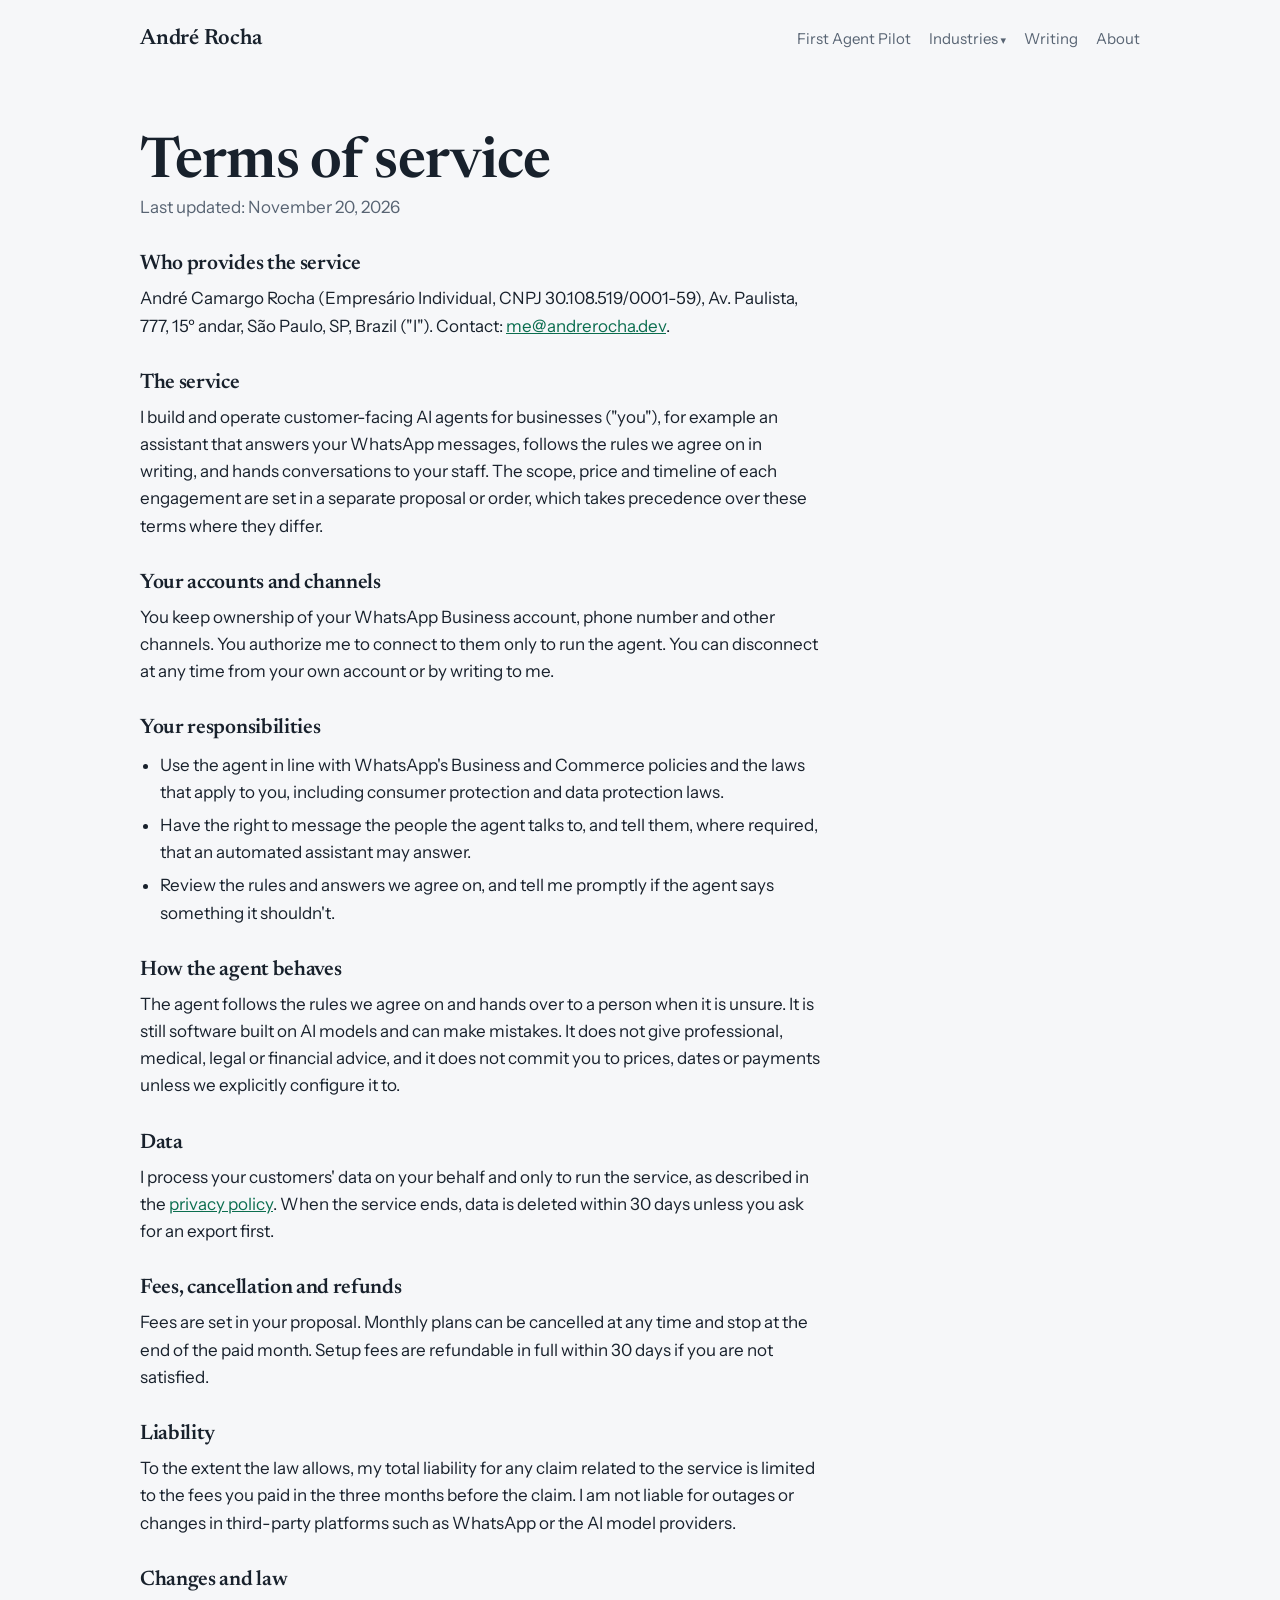
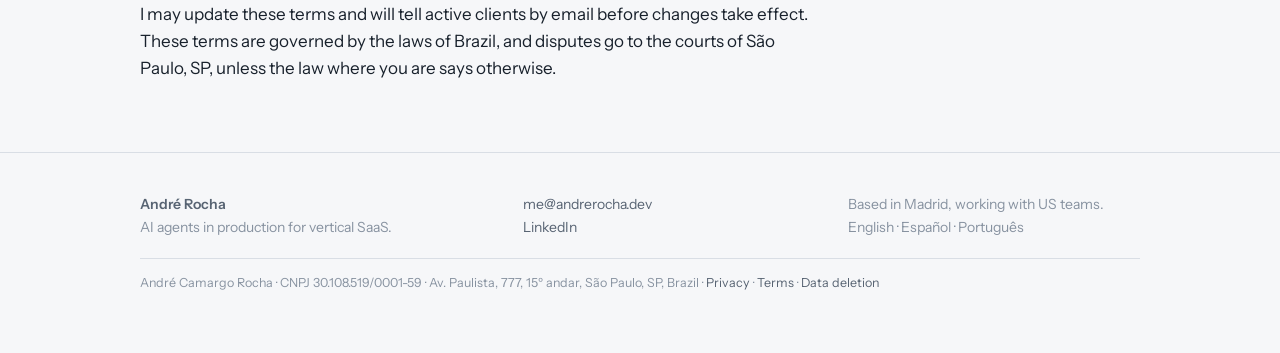
<file: terms/index.html>
<!doctype html>
<html lang="en">
<head>
<meta charset="utf-8">
<meta name="viewport" content="width=device-width, initial-scale=1">
<title>Terms of service · André Rocha</title>
<meta name="description" content="Terms for the AI agent services run by André Camargo Rocha.">
<link rel="preconnect" href="https://fonts.googleapis.com">
<link rel="preconnect" href="https://fonts.gstatic.com" crossorigin>
<link href="https://fonts.googleapis.com/css2?family=Instrument+Sans:wght@400;600&family=Newsreader:opsz,wght@6..72,400;6..72,600&display=swap" rel="stylesheet">
<link rel="stylesheet" href="../assets/site.css">
</head>
<body>
<header class="site"><div class="wrap">
  <a class="name" href="../">André Rocha</a>
  <nav class="site" aria-label="Main">
      <a href="../pilot/">First Agent Pilot</a>
      <details class="menu">
        <summary>Industries</summary>
        <div class="menu-list">
          <a href="../agents/cleaning/">Cleaning companies</a>
          <a href="../agents/">All industries</a>
        </div>
      </details>
      <a href="../writing/">Writing</a>
      <a href="../about/">About</a>
  </nav>
</div></header>
<main>
<section><div class="wrap narrow prose">
  <h1>Terms of service</h1>
  <p class="muted">Last updated: November 20, 2026</p>

  <h2>Who provides the service</h2>
  <p>André Camargo Rocha (Empresário Individual, CNPJ 30.108.519/0001-59), Av. Paulista, 777, 15º andar, São Paulo, SP, Brazil ("I"). Contact: <a href="mailto:me@andrerocha.dev">me@andrerocha.dev</a>.</p>

  <h2>The service</h2>
  <p>I build and operate customer-facing AI agents for businesses ("you"), for example an assistant that answers your WhatsApp messages, follows the rules we agree on in writing, and hands conversations to your staff. The scope, price and timeline of each engagement are set in a separate proposal or order, which takes precedence over these terms where they differ.</p>

  <h2>Your accounts and channels</h2>
  <p>You keep ownership of your WhatsApp Business account, phone number and other channels. You authorize me to connect to them only to run the agent. You can disconnect at any time from your own account or by writing to me.</p>

  <h2>Your responsibilities</h2>
  <ul class="clean">
    <li>Use the agent in line with WhatsApp's Business and Commerce policies and the laws that apply to you, including consumer protection and data protection laws.</li>
    <li>Have the right to message the people the agent talks to, and tell them, where required, that an automated assistant may answer.</li>
    <li>Review the rules and answers we agree on, and tell me promptly if the agent says something it shouldn't.</li>
  </ul>

  <h2>How the agent behaves</h2>
  <p>The agent follows the rules we agree on and hands over to a person when it is unsure. It is still software built on AI models and can make mistakes. It does not give professional, medical, legal or financial advice, and it does not commit you to prices, dates or payments unless we explicitly configure it to.</p>

  <h2>Data</h2>
  <p>I process your customers' data on your behalf and only to run the service, as described in the <a href="../privacy/">privacy policy</a>. When the service ends, data is deleted within 30 days unless you ask for an export first.</p>

  <h2>Fees, cancellation and refunds</h2>
  <p>Fees are set in your proposal. Monthly plans can be cancelled at any time and stop at the end of the paid month. Setup fees are refundable in full within 30 days if you are not satisfied.</p>

  <h2>Liability</h2>
  <p>To the extent the law allows, my total liability for any claim related to the service is limited to the fees you paid in the three months before the claim. I am not liable for outages or changes in third-party platforms such as WhatsApp or the AI model providers.</p>

  <h2>Changes and law</h2>
  <p>I may update these terms and will tell active clients by email before changes take effect. These terms are governed by the laws of Brazil, and disputes go to the courts of São Paulo, SP, unless the law where you are says otherwise.</p>
</div></section>
</main>
<footer class="site"><div class="wrap">
  <div class="foot-grid">
    <div><b>André Rocha</b><br>AI agents in production for vertical SaaS.</div>
    <div><a href="mailto:me@andrerocha.dev">me@andrerocha.dev</a><br><a href="https://linkedin.com/in/andrecgro">LinkedIn</a></div>
    <div>Based in Madrid, working with US teams.<br>English · Español · Português</div>
  </div>
  <div class="legal">André Camargo Rocha · CNPJ 30.108.519/0001-59 · Av. Paulista, 777, 15º andar, São Paulo, SP, Brazil · <a href="../privacy/">Privacy</a> · <a href="../terms/">Terms</a> · <a href="../data-deletion/">Data deletion</a></div>
</div></footer>
<!-- Cloudflare Web Analytics --><script type='module' src='https://static.cloudflareinsights.com/beacon.min.js' data-cf-beacon='{"token": "aa66e64a8d384680bc3206654fdec401"}'></script><!-- End Cloudflare Web Analytics -->
</body>
</html>
</file>
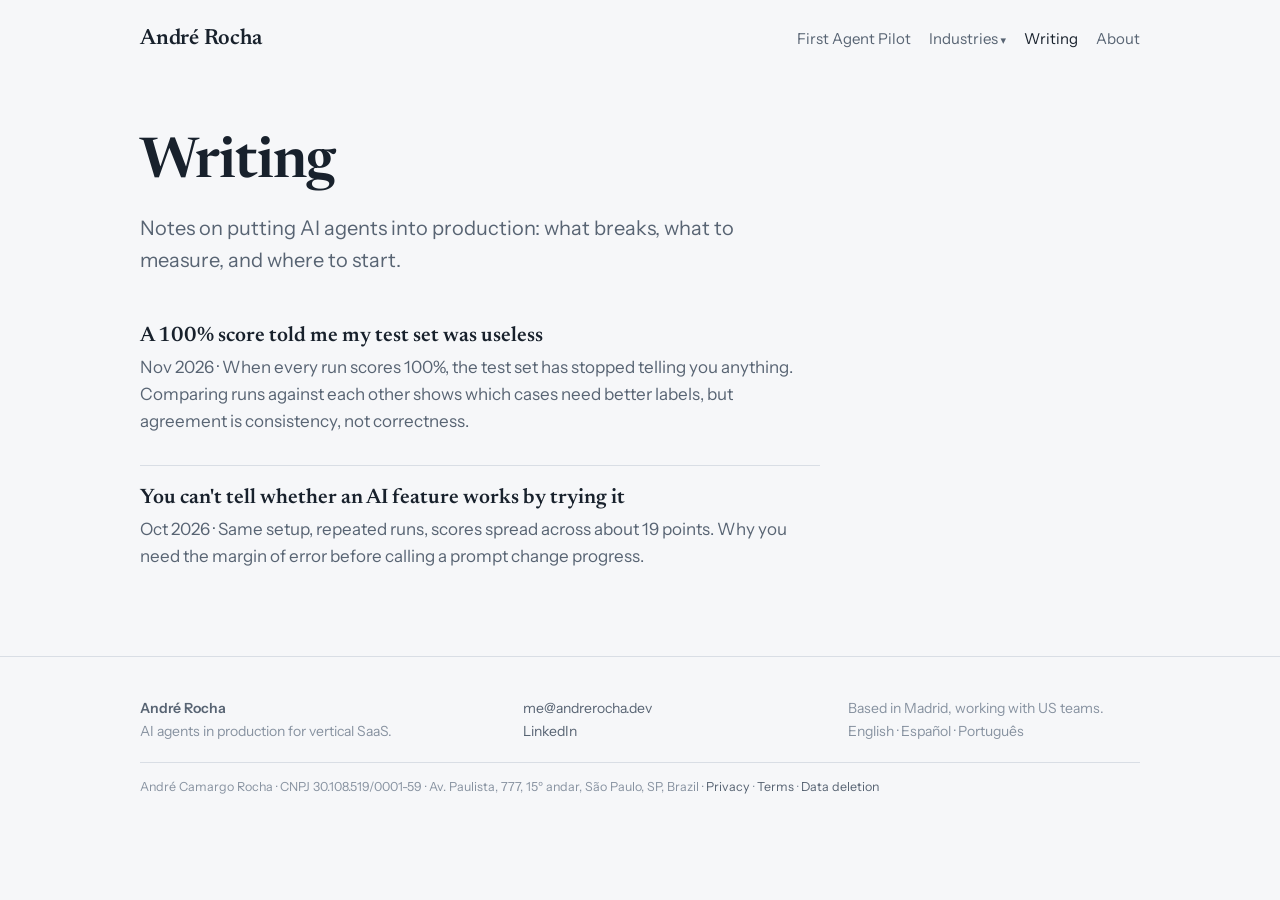
<file: writing/index.html>
<!doctype html>
<html lang="en">
<head>
<meta charset="utf-8">
<meta name="viewport" content="width=device-width, initial-scale=1">
<title>Writing · André Rocha</title>
<meta name="description" content="Notes on putting AI agents into production.">
<link rel="preconnect" href="https://fonts.googleapis.com">
<link rel="preconnect" href="https://fonts.gstatic.com" crossorigin>
<link href="https://fonts.googleapis.com/css2?family=Instrument+Sans:wght@400;600&family=Newsreader:opsz,wght@6..72,400;6..72,600&display=swap" rel="stylesheet">
<link rel="stylesheet" href="../assets/site.css">
</head>
<body>
<header class="site"><div class="wrap">
  <a class="name" href="../">André Rocha</a>
  <nav class="site" aria-label="Main">
      <a href="../pilot/">First Agent Pilot</a>
      <details class="menu">
        <summary>Industries</summary>
        <div class="menu-list">
          <a href="../agents/cleaning/">Cleaning companies</a>
          <a href="../agents/">All industries</a>
        </div>
      </details>
      <a href="../writing/" aria-current="page">Writing</a>
      <a href="../about/">About</a>
  </nav>
</div></header>
<main>
<section><div class="wrap narrow">
  <h1>Writing</h1>
  <p class="lede">Notes on putting AI agents into production: what breaks, what to measure, and where to start.</p>
  <div style="margin-top:28px">
    <!-- One block per article. Copy, paste and edit:
    <div class="post"><a href="https://...">Title of the article</a><p class="muted">One line on what it's about.</p></div>
    -->
    <div class="post"><a href="https://andrer0cha.substack.com/p/a-100-score-told-me-my-test-set-was">A 100% score told me my test set was useless</a><p class="muted">Nov 2026 · When every run scores 100%, the test set has stopped telling you anything. Comparing runs against each other shows which cases need better labels, but agreement is consistency, not correctness.</p></div>
    <div class="post"><a href="https://andrer0cha.substack.com/p/you-cant-tell-whether-an-ai-feature">You can't tell whether an AI feature works by trying it</a><p class="muted">Oct 2026 · Same setup, repeated runs, scores spread across about 19 points. Why you need the margin of error before calling a prompt change progress.</p></div>
  </div>
</div></section>

</main>
<footer class="site"><div class="wrap">
  <div class="foot-grid">
    <div><b>André Rocha</b><br>AI agents in production for vertical SaaS.</div>
    <div><a href="mailto:me@andrerocha.dev">me@andrerocha.dev</a><br><a href="https://linkedin.com/in/andrecgro">LinkedIn</a></div>
    <div>Based in Madrid, working with US teams.<br>English · Español · Português</div>
  </div>
  <div class="legal">André Camargo Rocha · CNPJ 30.108.519/0001-59 · Av. Paulista, 777, 15º andar, São Paulo, SP, Brazil · <a href="../privacy/">Privacy</a> · <a href="../terms/">Terms</a> · <a href="../data-deletion/">Data deletion</a></div>
</div></footer>
<!-- Cloudflare Web Analytics --><script type='module' src='https://static.cloudflareinsights.com/beacon.min.js' data-cf-beacon='{"token": "aa66e64a8d384680bc3206654fdec401"}'></script><!-- End Cloudflare Web Analytics -->
</body>
</html>
</file>
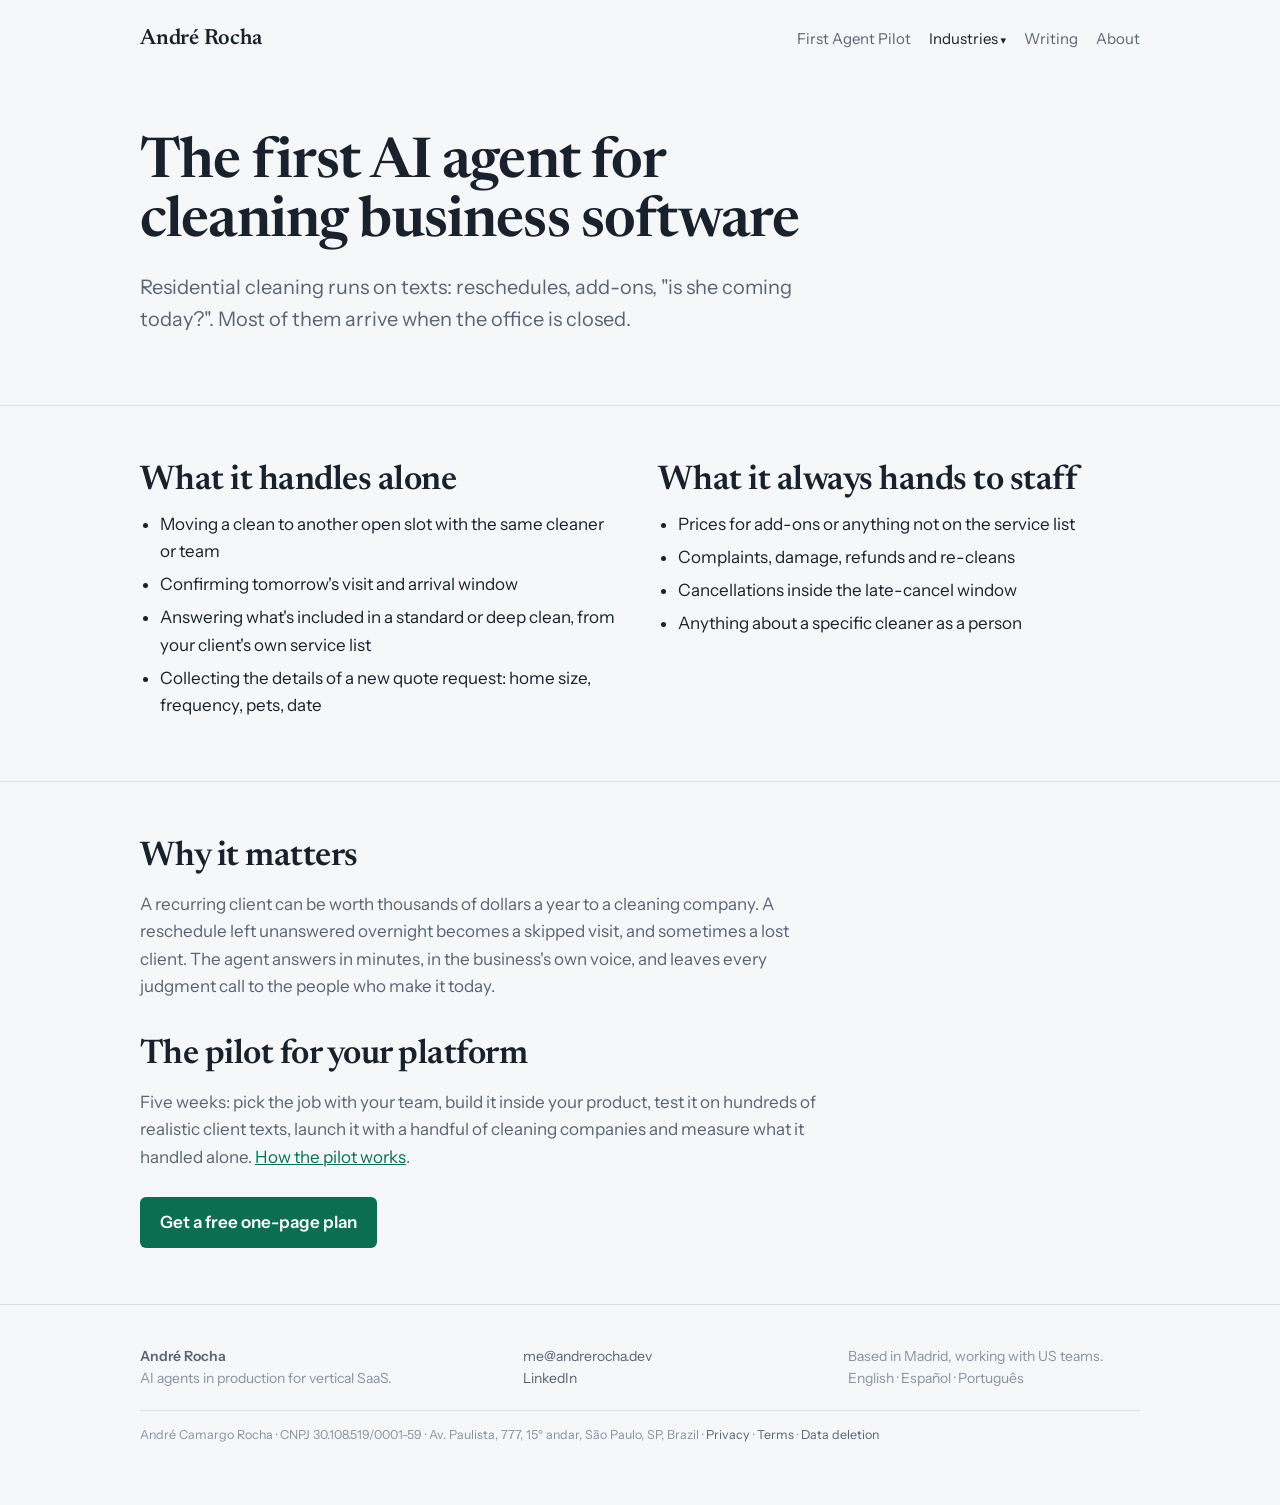
<file: agents/cleaning/index.html>
<!doctype html>
<html lang="en">
<head>
<meta charset="utf-8">
<meta name="viewport" content="width=device-width, initial-scale=1">
<title>AI agent for cleaning business software · André Rocha</title>
<meta name="description" content="Where the first AI agent fits in software for residential cleaning companies.">
<link rel="preconnect" href="https://fonts.googleapis.com">
<link rel="preconnect" href="https://fonts.gstatic.com" crossorigin>
<link href="https://fonts.googleapis.com/css2?family=Instrument+Sans:wght@400;600&family=Newsreader:opsz,wght@6..72,400;6..72,600&display=swap" rel="stylesheet">
<link rel="stylesheet" href="../../assets/site.css">
</head>
<body>
<header class="site"><div class="wrap">
  <a class="name" href="../../">André Rocha</a>
  <nav class="site" aria-label="Main">
      <a href="../../pilot/">First Agent Pilot</a>
      <details class="menu">
        <summary aria-current="page">Industries</summary>
        <div class="menu-list">
          <a href="../../agents/cleaning/">Cleaning companies</a>
          <a href="../../agents/">All industries</a>
        </div>
      </details>
      <a href="../../writing/">Writing</a>
      <a href="../../about/">About</a>
  </nav>
</div></header>
<main>
<section><div class="wrap narrow">
  <h1>The first AI agent for cleaning business software</h1>
  <p class="lede">Residential cleaning runs on texts: reschedules, add-ons, "is she coming today?". Most of them arrive when the office is closed.</p>
</div></section>

<section><div class="wrap two">
  <div>
    <h2>What it handles alone</h2>
    <ul class="clean">
      <li>Moving a clean to another open slot with the same cleaner or team</li>
      <li>Confirming tomorrow's visit and arrival window</li>
      <li>Answering what's included in a standard or deep clean, from your client's own service list</li>
      <li>Collecting the details of a new quote request: home size, frequency, pets, date</li>
    </ul>
  </div>
  <div>
    <h2>What it always hands to staff</h2>
    <ul class="clean">
      <li>Prices for add-ons or anything not on the service list</li>
      <li>Complaints, damage, refunds and re-cleans</li>
      <li>Cancellations inside the late-cancel window</li>
      <li>Anything about a specific cleaner as a person</li>
    </ul>
  </div>
</div></section>

<section><div class="wrap narrow">
  <h2>Why it matters</h2>
  <p class="muted" style="margin-top:14px">A recurring client can be worth thousands of dollars a year to a cleaning company. A reschedule left unanswered overnight becomes a skipped visit, and sometimes a lost client. The agent answers in minutes, in the business's own voice, and leaves every judgment call to the people who make it today.</p>
  <h2 style="margin-top:36px">The pilot for your platform</h2>
  <p class="muted" style="margin-top:14px">Five weeks: pick the job with your team, build it inside your product, test it on hundreds of realistic client texts, launch it with a handful of cleaning companies and measure what it handled alone. <a href="../../pilot/">How the pilot works</a>.</p>
  <div class="actions"><a class="btn" href="mailto:me@andrerocha.dev?subject=One-page%20plan%20for%20our%20product">Get a free one-page plan</a></div>
</div></section>

</main>
<footer class="site"><div class="wrap">
  <div class="foot-grid">
    <div><b>André Rocha</b><br>AI agents in production for vertical SaaS.</div>
    <div><a href="mailto:me@andrerocha.dev">me@andrerocha.dev</a><br><a href="https://linkedin.com/in/andrecgro">LinkedIn</a></div>
    <div>Based in Madrid, working with US teams.<br>English · Español · Português</div>
  </div>
  <div class="legal">André Camargo Rocha · CNPJ 30.108.519/0001-59 · Av. Paulista, 777, 15º andar, São Paulo, SP, Brazil · <a href="../../privacy/">Privacy</a> · <a href="../../terms/">Terms</a> · <a href="../../data-deletion/">Data deletion</a></div>
</div></footer>
<!-- Cloudflare Web Analytics --><script type='module' src='https://static.cloudflareinsights.com/beacon.min.js' data-cf-beacon='{"token": "aa66e64a8d384680bc3206654fdec401"}'></script><!-- End Cloudflare Web Analytics -->
</body>
</html>
</file>
<file: assets/site.css>
/* andrerocha.dev: one engineer, agents that talk to customers. */
:root {
  --bg: #f6f7f9;
  --sheet: #ffffff;
  --ink: #18212c;
  --muted: #586473;
  --faint: #8792a0;
  --line: #d9dee5;
  --accent: #0b6e4f;
  --accent-soft: #e3f1ea;
  --bubble-in: #eceff3;
  --bubble-out: #0b6e4f;
  --ui: "Instrument Sans", system-ui, -apple-system, "Segoe UI", sans-serif;
  --serif: "Newsreader", Georgia, serif;
}
@media (prefers-color-scheme: dark) {
  :root:not([data-theme="light"]) {
    --bg: #11161c; --sheet: #182029; --ink: #e7ebf0; --muted: #a3aebb; --faint: #7a8594;
    --line: #2b3541; --accent: #48c79a; --accent-soft: #15342a; --bubble-in: #232c37; --bubble-out: #1f7a5b;
  }
}
* { box-sizing: border-box; }
html { -webkit-text-size-adjust: 100%; }
body { margin: 0; background: var(--bg); color: var(--ink); font: 17px/1.6 var(--ui); }
a { color: var(--accent); }
:focus-visible { outline: 2px solid var(--accent); outline-offset: 3px; }
.wrap { max-width: 1040px; margin: 0 auto; padding: 0 20px; }
header.site { padding: 22px 0; }
header.site .wrap { display: flex; justify-content: space-between; align-items: baseline; gap: 12px 20px; flex-wrap: wrap; }
.name { font-family: var(--serif); font-size: 22px; font-weight: 600; color: var(--ink); text-decoration: none; letter-spacing: -0.01em; }
nav.site { display: flex; gap: 18px; flex-wrap: wrap; font-size: 15px; }
nav.site a { color: var(--muted); text-decoration: none; }
nav.site a:hover, nav.site a[aria-current], nav.site summary[aria-current] { color: var(--ink); }
nav.site .menu { position: relative; }
nav.site summary { list-style: none; cursor: pointer; color: var(--muted); }
nav.site summary::-webkit-details-marker { display: none; }
nav.site summary::after { content: " ▾"; font-size: 11px; }
nav.site summary:hover { color: var(--ink); }
nav.site .menu-list { position: absolute; top: 100%; left: -12px; margin-top: 8px; min-width: 190px; background: var(--sheet, #fff); border: 1px solid var(--line); border-radius: 8px; padding: 6px 0; box-shadow: 0 8px 24px rgba(0,0,0,.08); z-index: 5; }
nav.site .menu-list a { display: block; padding: 8px 14px; }
nav.site .menu-list a:hover { background: var(--accent-soft, #e3f1ea); }
@media (max-width: 600px) {
  header.site .wrap { flex-direction: column; align-items: flex-start; }
  nav.site { gap: 10px 16px; font-size: 14.5px; width: 100%; }
  nav.site .menu-list { left: 0; }
}
h1, h2, h3 { font-family: var(--serif); font-weight: 600; letter-spacing: -0.015em; margin: 0; }
h1 { font-size: clamp(34px, 5.4vw, 56px); line-height: 1.05; }
h2 { font-size: clamp(26px, 3.4vw, 34px); line-height: 1.15; }
h3 { font-size: 21px; line-height: 1.25; }
p { margin: 0 0 14px; }
.lede { font-size: 20px; color: var(--muted); max-width: 34em; margin-top: 18px; }
.btn { display: inline-block; background: var(--accent); color: #fff; text-decoration: none; font-weight: 600; padding: 12px 20px; border-radius: 6px; }
.btn:hover { filter: brightness(1.08); }
.btn.ghost { background: transparent; color: var(--ink); box-shadow: inset 0 0 0 1px var(--line); }
.actions { display: flex; gap: 12px; flex-wrap: wrap; margin-top: 26px; }
section { padding: 56px 0; }
section + section { border-top: 1px solid var(--line); }

/* hero: the work itself, a real-looking conversation */
.hero { display: grid; grid-template-columns: minmax(0, 1.15fr) minmax(0, 0.85fr); gap: 48px; align-items: center; padding: 40px 0 64px; }
@media (max-width: 860px) { .hero { grid-template-columns: 1fr; gap: 32px; } }
.phone { background: var(--sheet); border: 1px solid var(--line); border-radius: 22px; padding: 18px 16px; max-width: 380px; justify-self: end; width: 100%; }
@media (max-width: 860px) { .phone { justify-self: start; } }
.phone .top { font-size: 13px; color: var(--faint); text-align: center; margin-bottom: 12px; }
.msg { max-width: 82%; padding: 9px 13px; border-radius: 16px; font-size: 15px; line-height: 1.4; margin: 6px 0; }
.msg.in { background: var(--bubble-in); border-bottom-left-radius: 4px; }
.msg.out { background: var(--bubble-out); color: #fff; margin-left: auto; border-bottom-right-radius: 4px; }
.handoff { font-size: 13px; color: var(--accent); background: var(--accent-soft); border-radius: 8px; padding: 8px 10px; margin-top: 12px; }
.caption { font-size: 13px; color: var(--faint); margin-top: 10px; text-align: center; }

.facts { display: grid; grid-template-columns: repeat(3, minmax(0, 1fr)); gap: 28px; }
@media (max-width: 760px) { .facts { grid-template-columns: 1fr; } }
.facts b { display: block; font-family: var(--serif); font-size: 30px; font-weight: 600; line-height: 1.1; margin-bottom: 6px; }
.facts span { color: var(--muted); font-size: 15px; }

ol.steps { list-style: none; counter-reset: s; padding: 0; margin: 28px 0 0; display: grid; gap: 18px; }
ol.steps li { counter-increment: s; display: grid; grid-template-columns: 70px minmax(0, 1fr); gap: 14px; }
ol.steps li::before { content: "Week " counter(s); font-size: 14px; font-weight: 600; color: var(--accent); padding-top: 3px; }
ol.steps li p { color: var(--muted); margin: 4px 0 0; }

.two { display: grid; grid-template-columns: minmax(0, 1fr) minmax(0, 1fr); gap: 36px; }
@media (max-width: 760px) { .two { grid-template-columns: 1fr; } }
ul.clean { padding-left: 20px; margin: 10px 0 0; }
ul.clean li { margin: 6px 0; }
.card { background: var(--sheet); border: 1px solid var(--line); border-radius: 10px; padding: 22px; }
.price { font-family: var(--serif); font-size: 28px; font-weight: 600; }
.muted { color: var(--muted); }
.narrow > * { max-width: 680px; }
.post { padding: 16px 0; border-top: 1px solid var(--line); }
.post:first-child { border-top: 0; }
.post a { font-family: var(--serif); font-size: 21px; font-weight: 600; color: var(--ink); text-decoration: none; }
.post a:hover { color: var(--accent); }
footer.site { padding: 40px 0 60px; color: var(--faint); font-size: 14px; border-top: 1px solid var(--line); }
footer.site .foot-grid { display: grid; grid-template-columns: 1.2fr 1fr 1fr; gap: 20px 32px; line-height: 1.6; }
footer.site b { color: var(--muted); font-weight: 600; }
footer.site a { color: var(--muted); text-decoration: none; }
footer.site a:hover { color: var(--ink); }
@media (max-width: 700px) { footer.site .foot-grid { grid-template-columns: 1fr; gap: 14px; } }

.cards { display: grid; grid-template-columns: 1fr 1fr; gap: 16px; }
.card h2 { font-size: 20px; margin-bottom: 6px; }
.card p { margin: 0 0 10px; color: var(--muted); font-size: 15px; }
.card .more { font-size: 14px; color: var(--accent); }
a.card.link { display: block; color: inherit; text-decoration: none; }
a.card.link:hover { border-color: var(--accent); }
.card.soon { opacity: .85; }
@media (max-width: 700px) { .cards { grid-template-columns: 1fr; } }

.tiers { display: grid; grid-template-columns: 1fr 1fr; gap: 20px; margin-top: 28px; }
.tier-name { font-size: 13px; font-weight: 600; letter-spacing: .04em; text-transform: uppercase; color: var(--muted); margin-bottom: 6px; }
.tiers .price { margin-top: 0; }
ul.clean.small { font-size: 14.5px; color: var(--muted); margin: 14px 0 6px; }
@media (max-width: 760px) { .tiers { grid-template-columns: 1fr; } }

footer.site .legal { margin-top: 20px; padding-top: 14px; border-top: 1px solid var(--line); font-size: 12.5px; color: var(--faint, var(--muted)); line-height: 1.6; }
.prose h2 { font-size: 21px; margin: 32px 0 8px; }
.prose p, .prose li { max-width: 40em; }
ol.clean.steps { list-style: decimal; padding-left: 20px; }
ol.clean.steps li { margin: 6px 0; }
</file>
